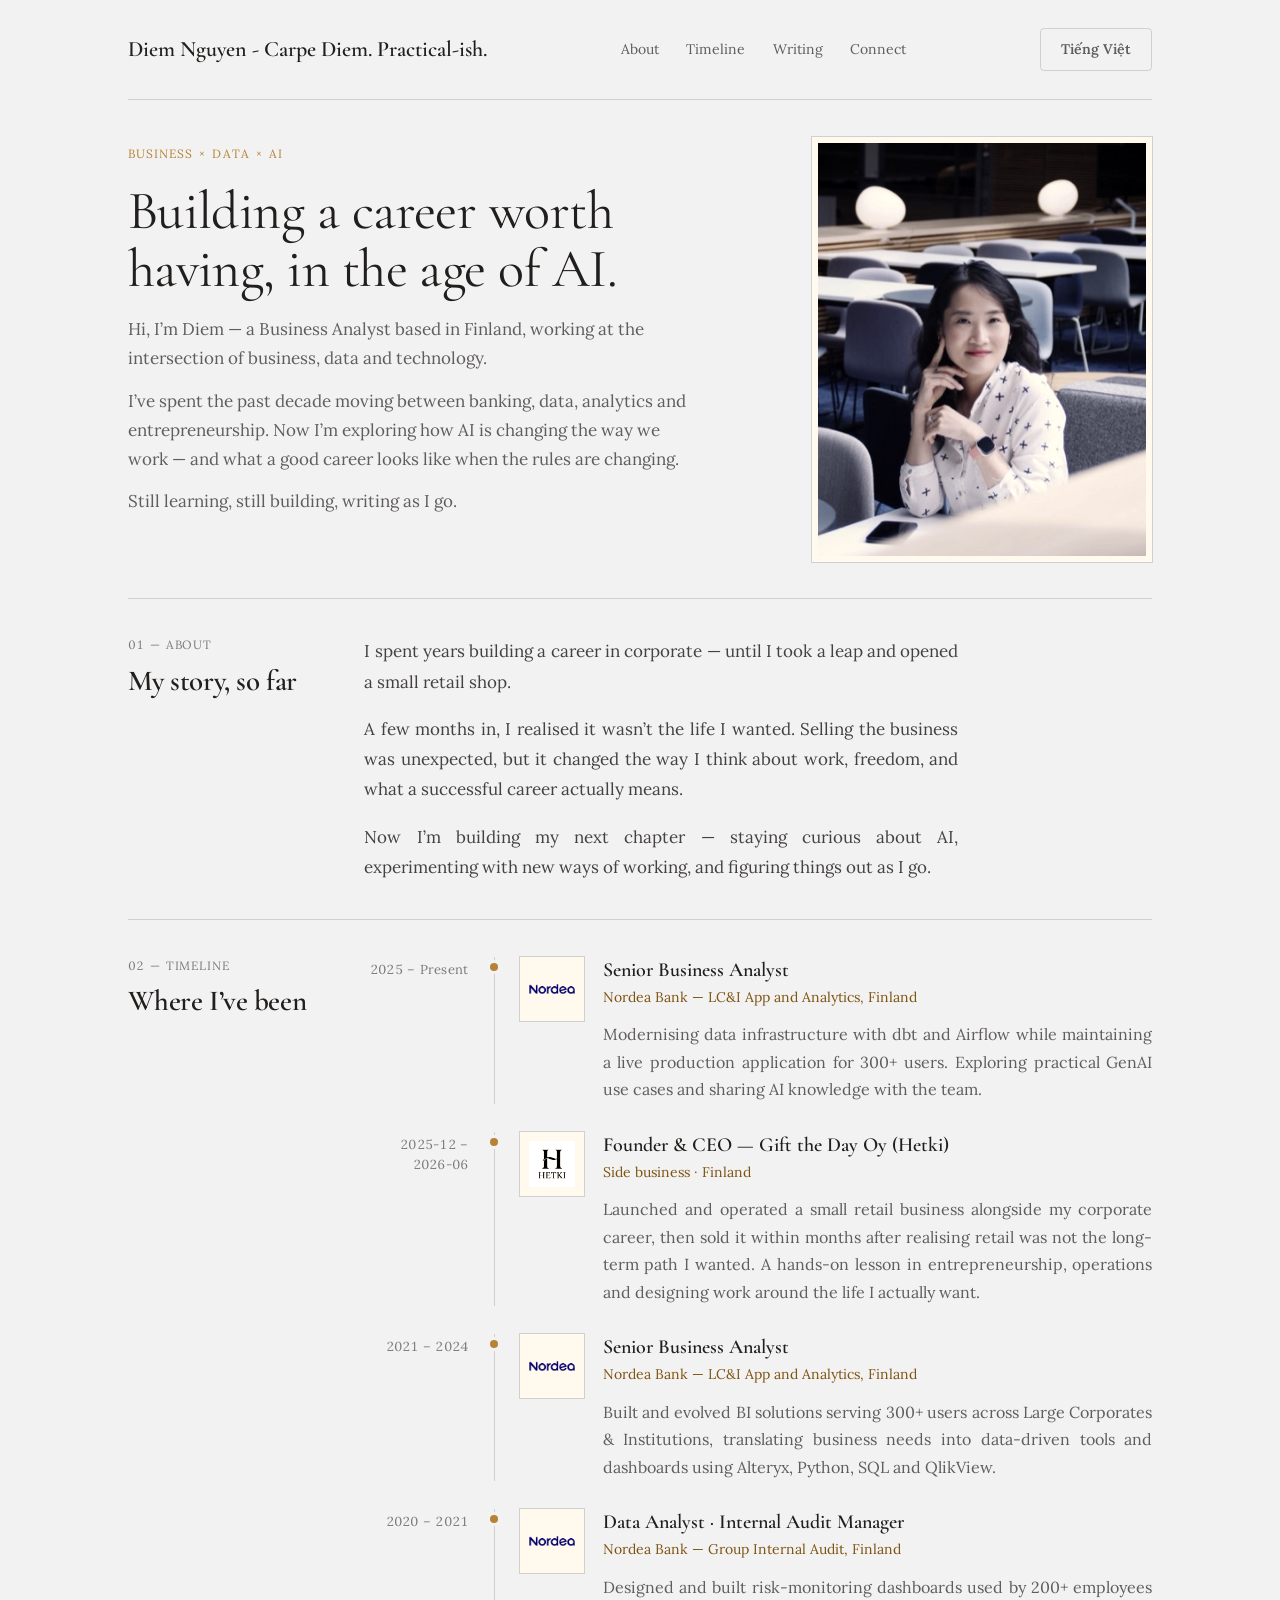
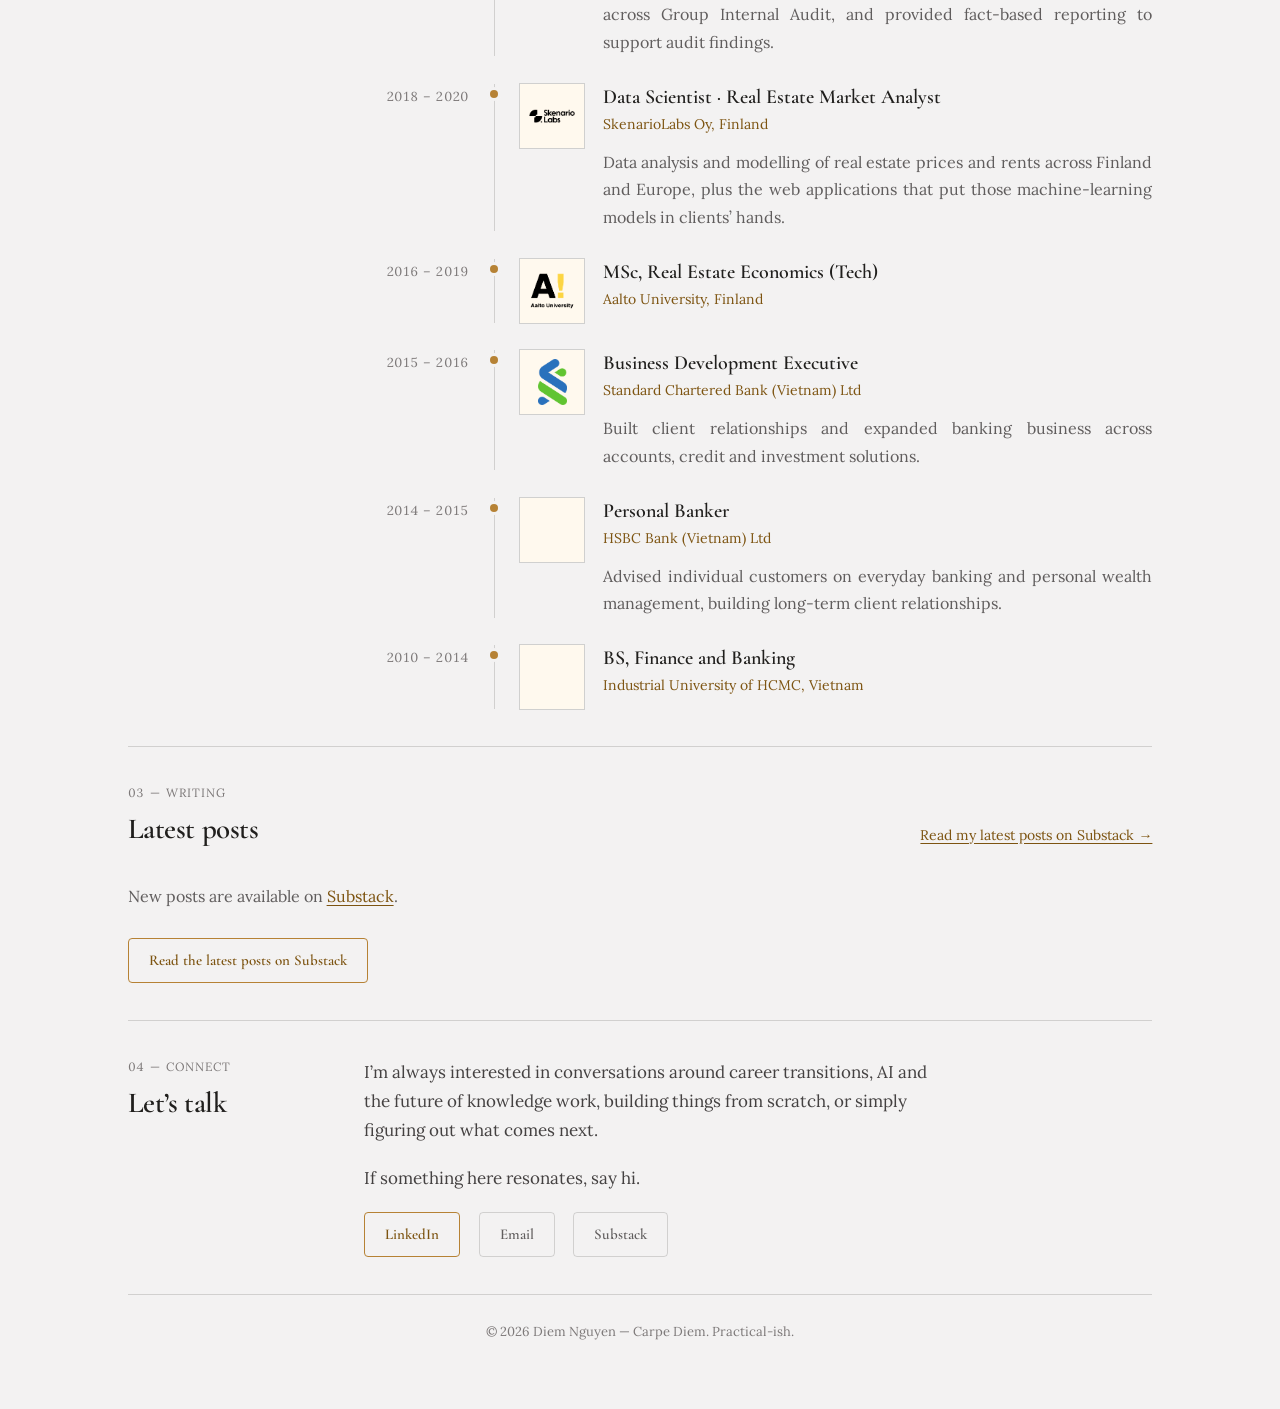
<file: index.html>
<!DOCTYPE html>
<html lang="en">
<head>
  <meta charset="utf-8">
  <meta http-equiv="refresh" content="0; url=site/index.html">
  <meta name="viewport" content="width=device-width, initial-scale=1">
  <link rel="icon" type="image/jpeg" href="images/portrait-700.jpg">
  <title>Diem Nguyen</title>
</head>
<body>
  <p>Opening <a href="site/index.html">Diem Nguyen's website</a>...</p>
</body>
</html>
</file>
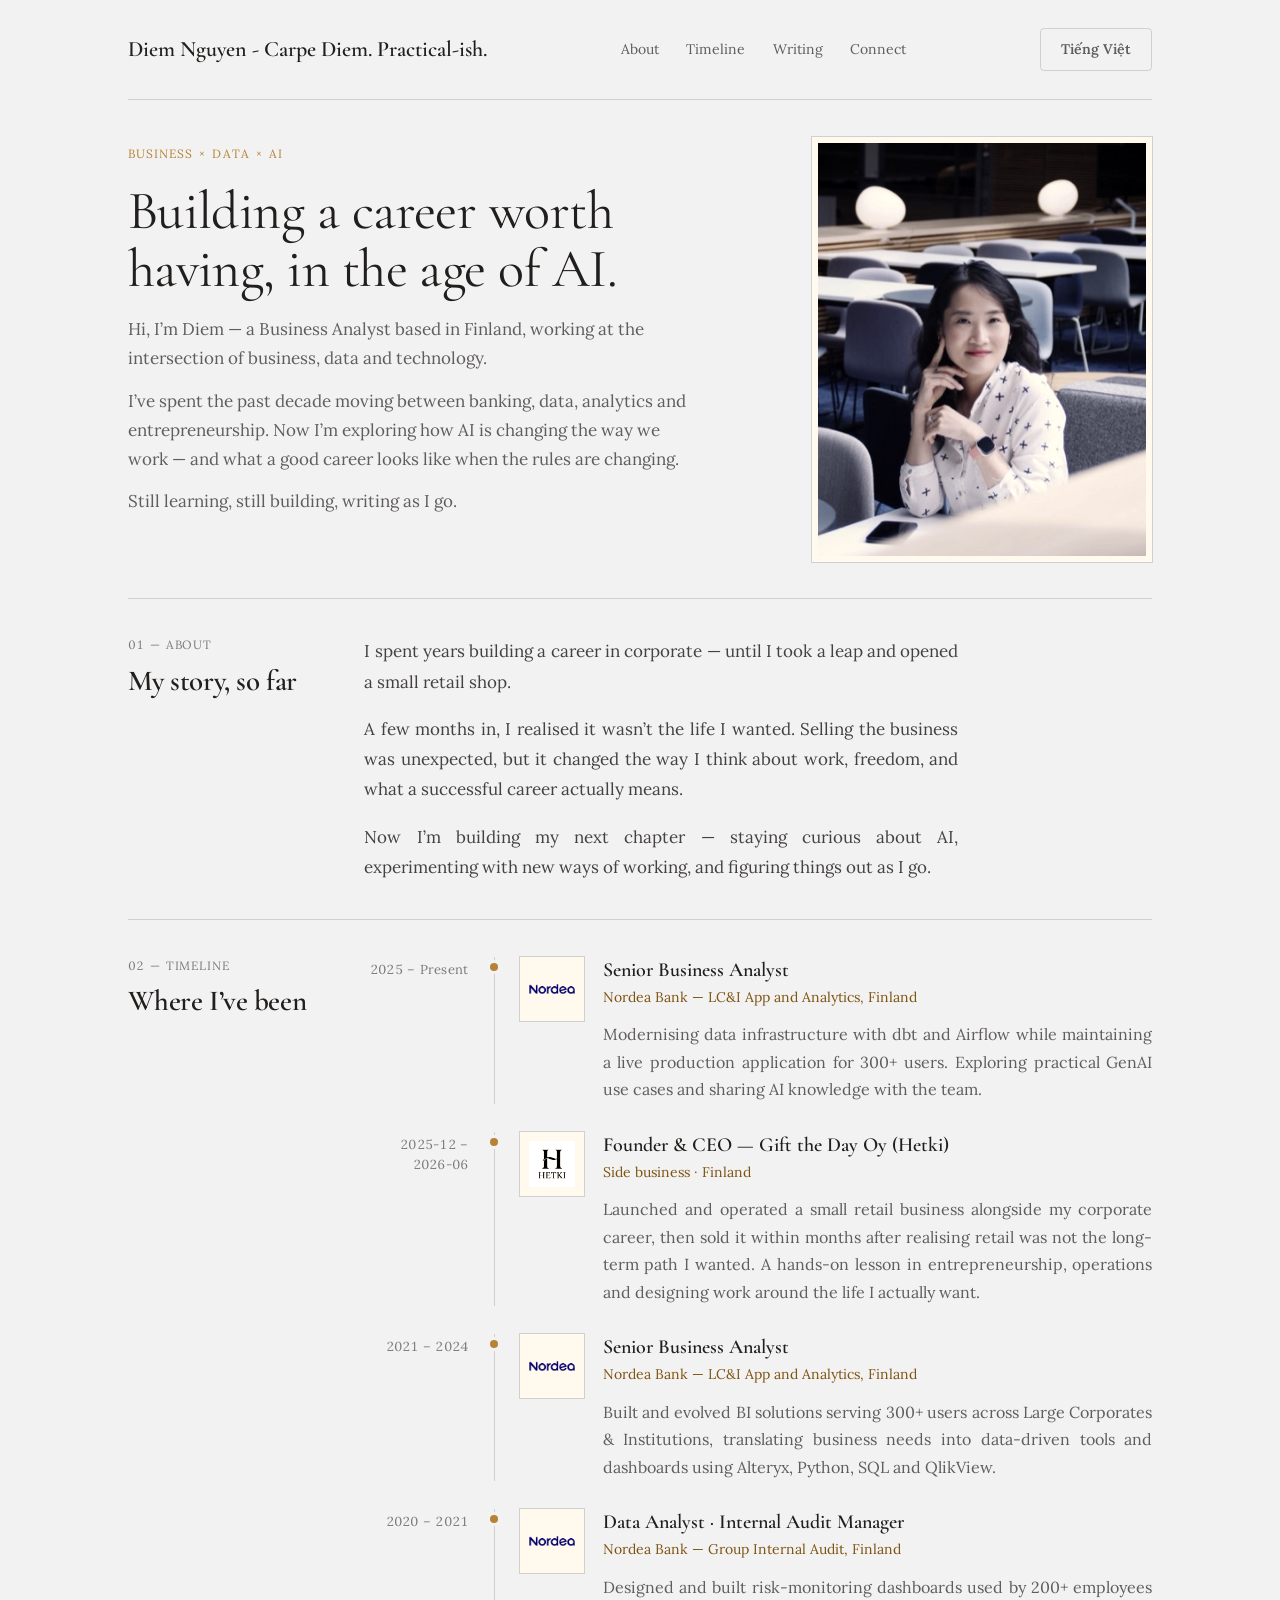
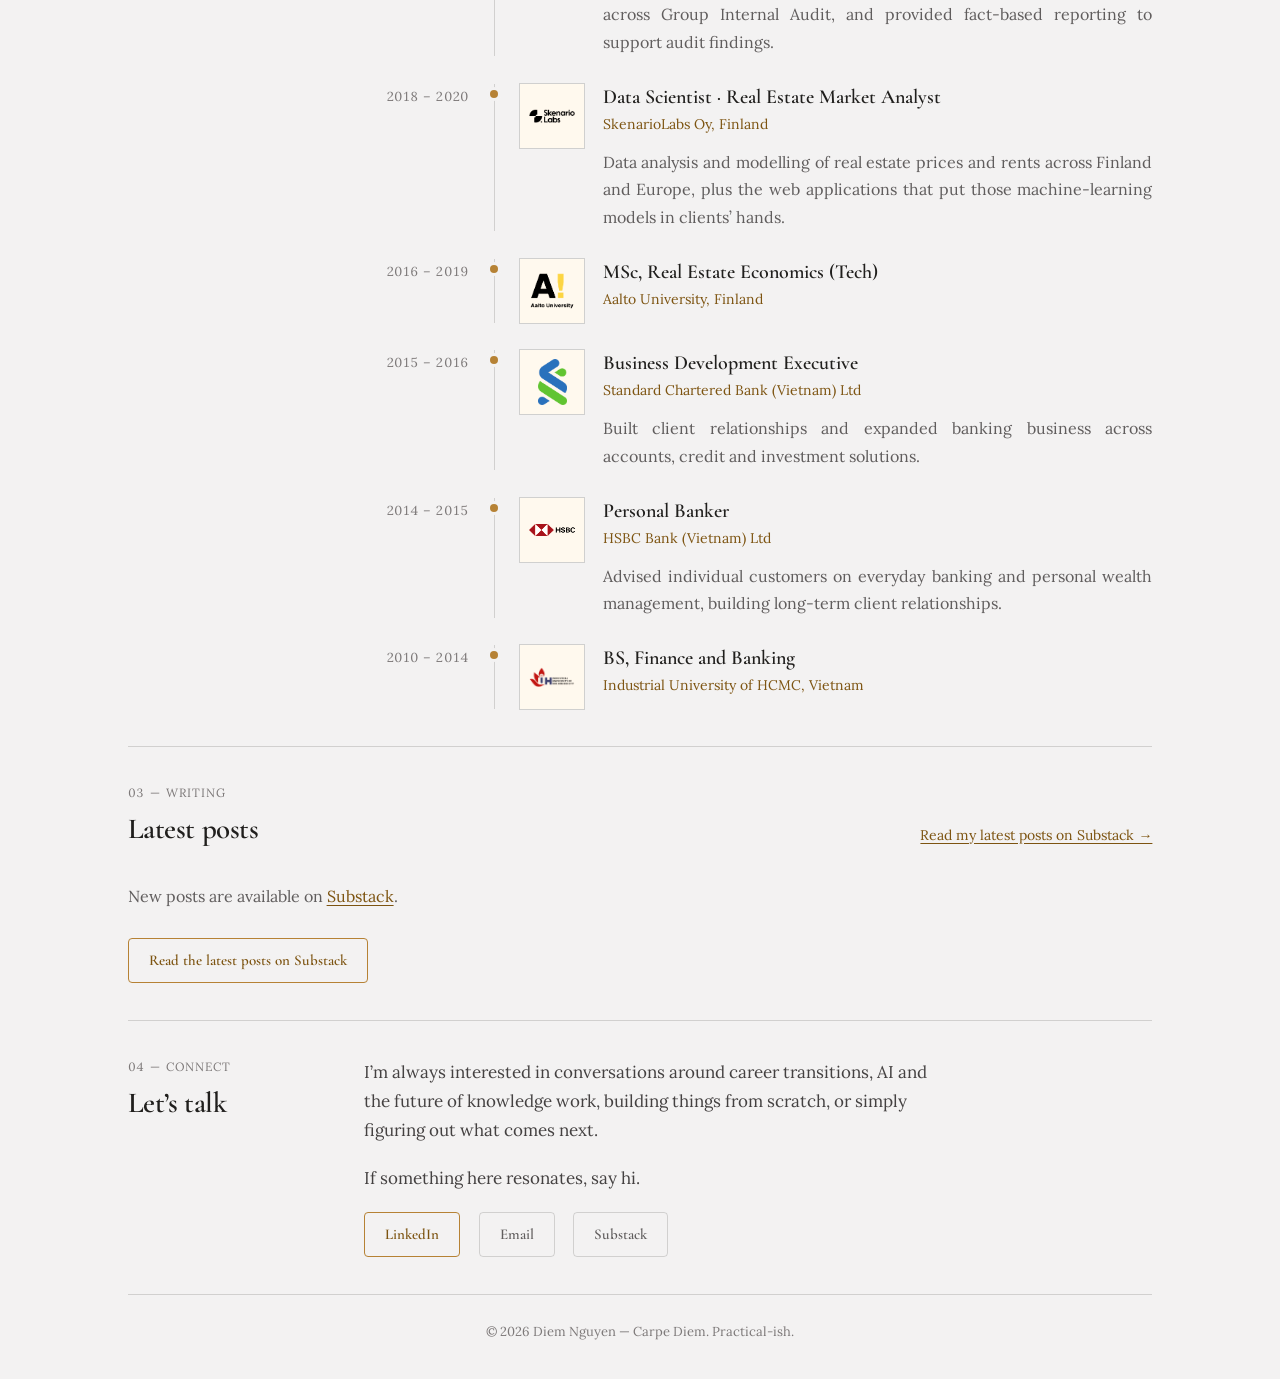
<file: site/index.html>
<!DOCTYPE html>
<html lang="en">
<head>
<meta charset="utf-8">
<meta name="viewport" content="width=device-width, initial-scale=1">
<link rel="icon" type="image/jpeg" href="../images/portrait-700.jpg">
<link rel="alternate" hreflang="vi" href="index-vi.html">

<!-- ═══ SEO — sửa 3 dòng này khi có domain thật ═══════════════════════ -->
<title>Diem Nguyen — Business, Data & AI</title>
<meta name="description" content="Reflections on career, business, AI, and figuring out what comes next — by Diem Nguyen, a business analyst based in Finland.">
<link rel="canonical" href="https://nguyenngocdiem.com/">

<meta property="og:type" content="website">
<meta property="og:title" content="Diem Nguyen — Business Analyst, Entrepreneur, Vietnamese in Finland">
<meta property="og:description" content="Honest reflections on career, leadership, AI, entrepreneurship, and life in Finland.">
<meta property="og:image" content="https://nguyenngocdiem.com/images/portrait-700.jpg">

<link rel="stylesheet" href="styles.css">

<script>
  const SUBSTACK = {
    handle: "notesbydiem",
    latestPosts: 3
  };
</script>
</head>
<body>

<div class="wrap">
  <!-- ═══════════════════════════════════════════════════════════════════
       NAV
       ═══════════════════════════════════════════════════════════════════ -->
  <nav class="nav">
    <span class="nav-brand">Diem Nguyen - Carpe Diem. Practical-ish.</span>
    <a href="#about">About</a>
    <a href="#timeline">Timeline</a>
    <a href="#writing">Writing</a>
    <a href="#connect">Connect</a>
    <a class="btn btn-ghost" href="index-vi.html" lang="vi" style="margin-left: auto;">Tiếng Việt</a>
  </nav>

  <!-- ═══════════════════════════════════════════════════════════════════
       HERO
       Ảnh: lưu file vào  images/portrait.jpg
       ═══════════════════════════════════════════════════════════════════ -->
  <section class="hero">
    <div>
      <p class="hero-tagline">Business × Data × AI</p>
      <h1>Building a career worth having, in the age of AI.</h1>
      

      <div class="hero-intro">
        <p>Hi, I’m Diem — a Business Analyst based in Finland, working at the intersection of business, data and technology.</p>
        <p>I’ve spent the past decade moving between banking, data, analytics and entrepreneurship. Now I’m exploring how AI is changing the way we work — and what a good career looks like when the rules are changing.</p>
        <p>Still learning, still building, writing as I go.</p>
      </div>

    </div>

    <!-- Thêm ảnh: bỏ dấu comment ở dòng <img> dưới, lưu file vào images/portrait.jpg -->
    <div class="plate portrait">
    <img src="../images/portrait-700.jpg" alt="Diem Nguyen" width="700" height="466">
    </div>
  </section>

  <hr class="hr">

  <!-- ═══════════════════════════════════════════════════════════════════
       ABOUT — mỗi <p> là một đoạn văn
       ═══════════════════════════════════════════════════════════════════ -->
  <section id="about" class="section-split">
    <div>
      <p class="kicker">01 — About</p>
      <h2>My story, so far</h2>
    </div>

    <div class="prose">
      <p>I spent years building a career in corporate — until I took a leap and opened a small retail shop.</p>

      <p>A few months in, I realised it wasn’t the life I wanted. Selling the business was unexpected, but it changed the way I think about work, freedom, and what a successful career actually means.</p>
    
      <p> Now I’m building my next chapter — staying curious about AI, experimenting with new ways of working, and figuring things out as I go. </p>
    </div>
  </section>

  <hr class="hr">

  <!-- ═══════════════════════════════════════════════════════════════════
       TIMELINE
       Thêm một mốc = copy cả khối <div class="entry"> … </div>
       Logo: lưu file vào  images/  rồi sửa src. Không có logo thì xoá
       thẻ <img> đi, ô khung vẫn giữ nhịp cho timeline.
       ═══════════════════════════════════════════════════════════════════ -->
  <section id="timeline" class="section-split">
    <div>
      <p class="kicker">02 — Timeline</p>
      <h2>Where I’ve been</h2>
    </div>

    <div class="timeline">

      <div class="entry">
        <div class="entry-years">2025 – Present</div>
        <div class="entry-rail"></div>
        <div class="plate entry-logo"> <img src="../images/Nordea_201x_logo.webp" alt="Nordea Bank" loading="lazy" decoding="async"> </div>
        <div class="entry-body">
          <p class="entry-role">Senior Business Analyst</p>
          <p class="entry-org">Nordea Bank — LC&amp;I App and Analytics, Finland</p>
          <p class="entry-text">Modernising data infrastructure with dbt and Airflow while maintaining a live production application for 300+ users. Exploring practical GenAI use cases and sharing AI knowledge with the team.</p>
        </div>
      </div>

      <div class="entry">
        <div class="entry-years">2025-12 – 2026-06</div>
        <div class="entry-rail"></div>
        <div class="plate entry-logo"><img src="../images/hetki-600.jpg" alt="Hetki" loading="lazy" decoding="async" width="600" height="600"></div>
        <div class="entry-body">
          <p class="entry-role">Founder & CEO — Gift the Day Oy (Hetki)</p>
          <p class="entry-org">Side business · Finland</p>
          <p class="entry-text">Launched and operated a small retail business alongside my corporate career, then sold it within months after realising retail was not the long-term path I wanted. A hands-on lesson in entrepreneurship, operations and designing work around the life I actually want.</p>
        </div>
      </div>
      <div class="entry">
        <div class="entry-years">2021 – 2024</div>
        <div class="entry-rail"></div>
        <div class="plate entry-logo"><img src="../images/Nordea_201x_logo.webp" alt="Nordea Bank" loading="lazy" decoding="async"></div>
        <div class="entry-body">
          <p class="entry-role">Senior Business Analyst</p>
          <p class="entry-org">Nordea Bank — LC&amp;I App and Analytics, Finland</p>
          <p class="entry-text">Built and evolved BI solutions serving 300+ users across Large Corporates &amp; Institutions, translating business needs into data-driven tools and dashboards using Alteryx, Python, SQL and QlikView.</p>
        </div>
      </div>

      <div class="entry">
        <div class="entry-years">2020 – 2021</div>
        <div class="entry-rail"></div>
        <div class="plate entry-logo"><img src="../images/Nordea_201x_logo.webp" alt="Nordea Bank" loading="lazy" decoding="async"></div>
        <div class="entry-body">
          <p class="entry-role">Data Analyst · Internal Audit Manager</p>
          <p class="entry-org">Nordea Bank — Group Internal Audit, Finland</p>
          <p class="entry-text">Designed and built risk-monitoring dashboards used by 200+ employees across Group Internal Audit, and provided fact-based reporting to support audit findings.</p>
        </div>
      </div>

      <div class="entry">
        <div class="entry-years">2018 – 2020</div>
        <div class="entry-rail"></div>
        <div class="plate entry-logo"><img src="../images/skenario.png" alt="SkenarioLabs Oy" loading="lazy" decoding="async"></div>
        <div class="entry-body">
          <p class="entry-role">Data Scientist · Real Estate Market Analyst</p>
          <p class="entry-org">SkenarioLabs Oy, Finland</p>
          <p class="entry-text">Data analysis and modelling of real estate prices and rents across Finland and Europe, plus the web applications that put those machine-learning models in clients’ hands.</p>
        </div>
      </div>

      <div class="entry">
        <div class="entry-years">2016 – 2019</div>
        <div class="entry-rail"></div>
        <div class="plate entry-logo"><img src="../images/aalto.webp" alt="Aalto University" loading="lazy" decoding="async"></div>
        <div class="entry-body">
          <p class="entry-role">MSc, Real Estate Economics (Tech)</p>
          <p class="entry-org">Aalto University, Finland</p>
        </div>
      </div>

      <div class="entry">
        <div class="entry-years">2015 – 2016</div>
        <div class="entry-rail"></div>
        <div class="plate entry-logo"><img src="../images/standard.webp" alt="Standard Chartered Bank" loading="lazy" decoding="async"></div>
        <div class="entry-body">
          <p class="entry-role">Business Development Executive</p>
          <p class="entry-org">Standard Chartered Bank (Vietnam) Ltd</p>
          <p class="entry-text">Built client relationships and expanded banking business across accounts, credit and investment solutions.</p>
        </div>
      </div>

      <div class="entry">
        <div class="entry-years">2014 – 2015</div>
        <div class="entry-rail"></div>
        <div class="plate entry-logo"><img src="../images/HSBC.webp" alt="HSBC Bank" loading="lazy" decoding="async"></div>
        <div class="entry-body">
          <p class="entry-role">Personal Banker</p>
          <p class="entry-org">HSBC Bank (Vietnam) Ltd</p>
          <p class="entry-text">Advised individual customers on everyday banking and personal wealth management, building long-term client relationships.</p>
        </div>
      </div>

      <div class="entry">
        <div class="entry-years">2010 – 2014</div>
        <div class="entry-rail"></div>
        <div class="plate entry-logo"><img src="../images/Logo_IUH.png" alt="Industrial University of HCMC" loading="lazy" decoding="async"></div>
        <div class="entry-body">
          <p class="entry-role">BS, Finance and Banking</p>
          <p class="entry-org">Industrial University of HCMC, Vietnam</p>
        </div>
      </div>

    </div>
  </section>

  <hr class="hr">

  <!-- ═══════════════════════════════════════════════════════════════════
       WRITING — Substack archive
       Thay YOURNAME (2 chỗ dưới) bằng tên Substack của bạn.
       ═══════════════════════════════════════════════════════════════════ -->
  <section id="writing">
    <div class="section-head">
      <div>
        <p class="kicker">03 — Writing</p>
        <h2>Latest posts</h2>
      </div>
      <a id="sub-archive-link" href="#">Read my latest posts on Substack →</a>
    </div>

    <div id="post-list" class="post-list" aria-live="polite">
      <p class="post-excerpt">Loading latest posts...</p>
    </div>

    <p class="archive-note">
      <a class="btn btn-primary" href="https://notesbydiem.substack.com/archive" target="_blank" rel="noopener">Read the latest posts on Substack</a>
    </p>
  </section>

  <hr class="hr">



  <!-- ═══════════════════════════════════════════════════════════════════
       CONNECT — sửa email ở href="mailto:…"
       ═══════════════════════════════════════════════════════════════════ -->
  <section id="connect" class="section-split">
    <div>
      <p class="kicker">04 — Connect</p>
      <h2>Let’s talk</h2>
    </div>

    <div>
      <p class="connect-blurb">I’m always interested in conversations around career transitions, AI and the future of knowledge work, building things from scratch, or simply figuring out what comes next.</p>
      <p class="connect-blurb">If something here resonates, say hi.</p>

      <div class="actions">
        <a class="btn btn-primary" href="https://www.linkedin.com/in/diemnguyen207/" target="_blank" rel="noopener">LinkedIn</a>
        <a class="btn btn-ghost" href="mailto:nngocdiem782@gmail.com">Email</a>
        <a class="btn btn-ghost" href="https://notesbydiem.substack.com/" target="_blank" rel="noopener">Substack</a>
      </div>

    </div>
  </section>

  <hr class="hr">

  <footer>
    <p>© 2026 Diem Nguyen — Carpe Diem. Practical-ish.</p>
  </footer>

</div>

<script>
  (function () {
    const base = "https://" + SUBSTACK.handle + ".substack.com";
    const postList = document.getElementById("post-list");

    document.getElementById("sub-archive-link").href = base + "/archive";

    function stripHtml(value) {
      const doc = new DOMParser().parseFromString(value || "", "text/html");
      return (doc.body.textContent || "").replace(/\s+/g, " ").trim();
    }

    function renderPosts(posts) {
      postList.replaceChildren();

      posts.slice(0, SUBSTACK.latestPosts).forEach(function (post) {
        const article = document.createElement("article");
        article.className = "post";

        const meta = document.createElement("p");
        meta.className = "post-meta";
        meta.textContent = new Date(post.pubDate).toLocaleDateString(undefined, {
          year: "numeric",
          month: "long",
          day: "numeric"
        });

        const title = document.createElement("h3");
        title.className = "post-title";
        const link = document.createElement("a");
        link.href = post.link;
        link.target = "_blank";
        link.rel = "noopener";
        link.textContent = post.title;
        title.appendChild(link);

        const excerpt = document.createElement("p");
        excerpt.className = "post-excerpt";
        excerpt.textContent = stripHtml(post.description).slice(0, 240);

        article.append(meta, title, excerpt);
        postList.appendChild(article);
      });
    }

    fetch("https://api.rss2json.com/v1/api.json?rss_url=" + encodeURIComponent(base + "/feed"))
      .then(function (response) {
        if (!response.ok) throw new Error("Feed request failed");
        return response.json();
      })
      .then(function (data) {
        if (data.status !== "ok" || !data.items || data.items.length === 0) {
          throw new Error("No posts found");
        }
        renderPosts(data.items);
      })
      .catch(function () {
        postList.innerHTML = "<p class=\"post-excerpt\">New posts are available on <a href=\"" + base + "/archive\" target=\"_blank\" rel=\"noopener\">Substack</a>.</p>";
      });
  })();
</script>

</body>
</html>
</file>
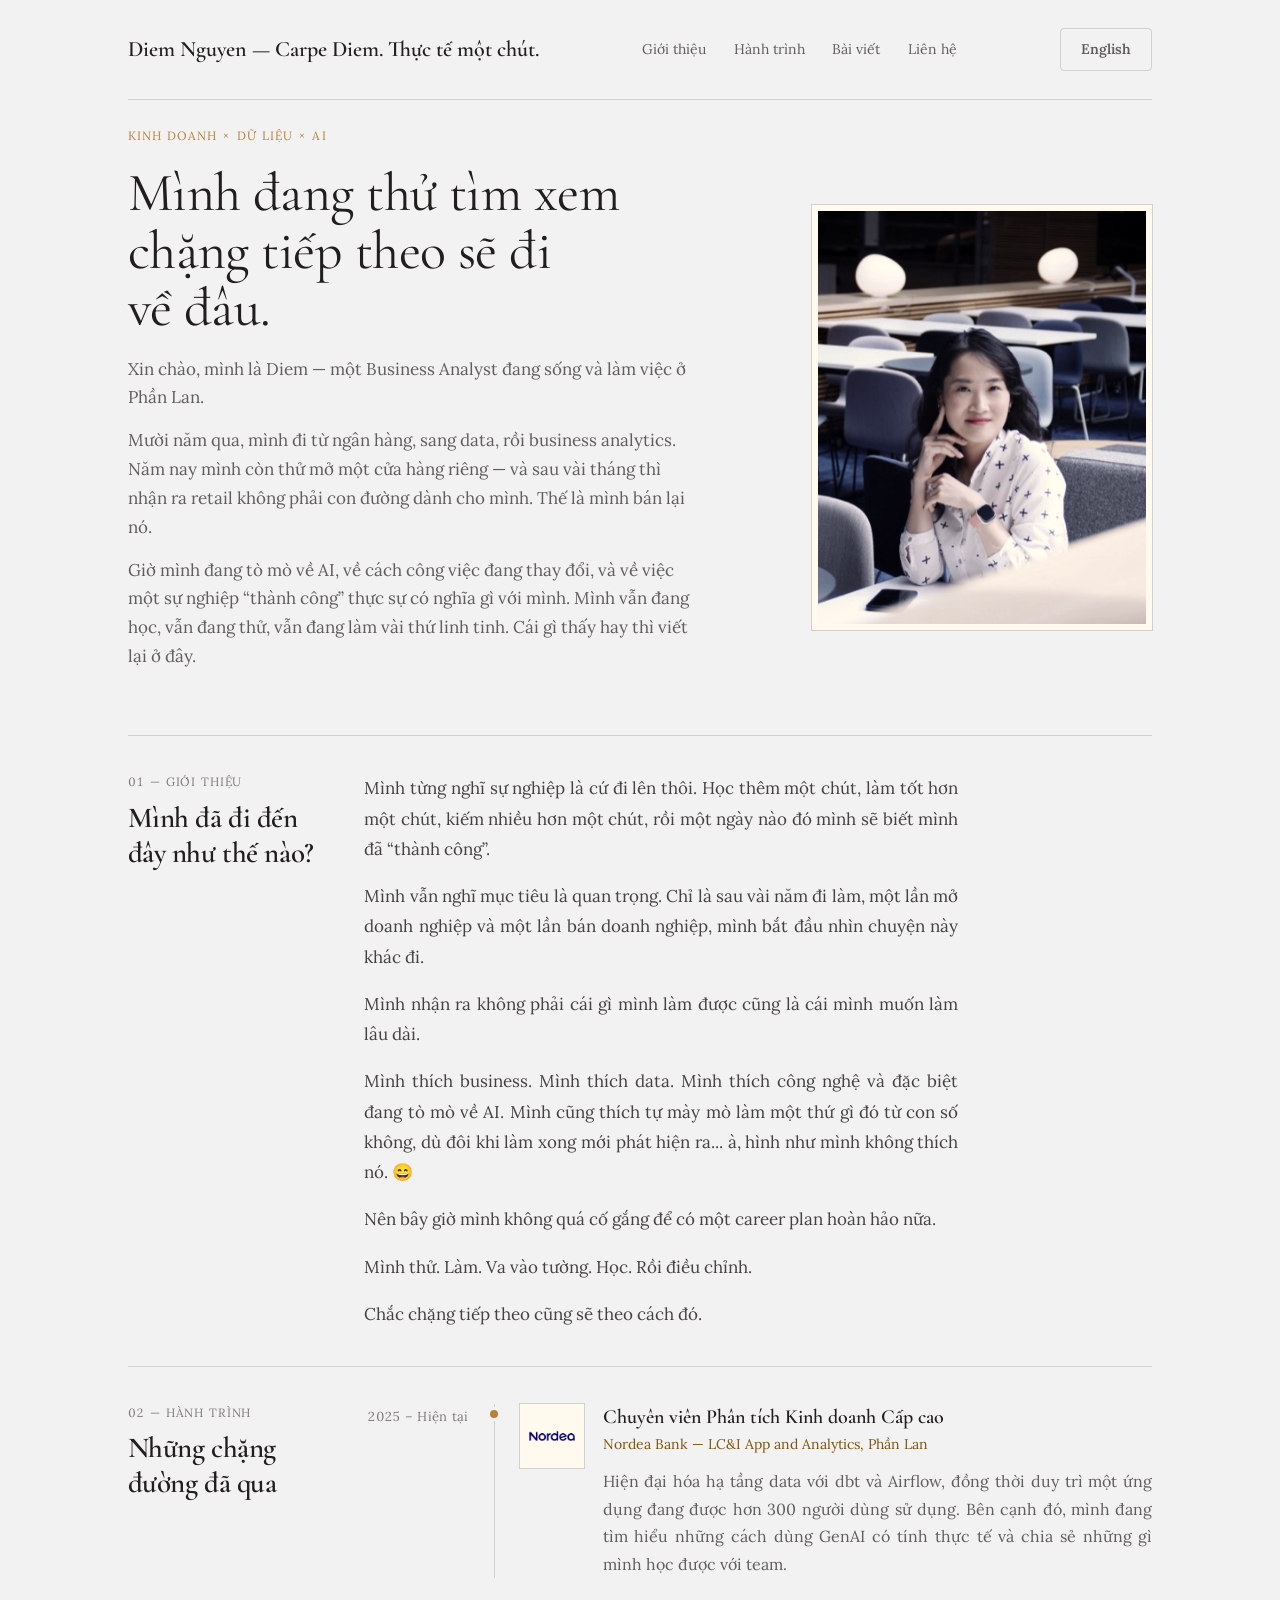
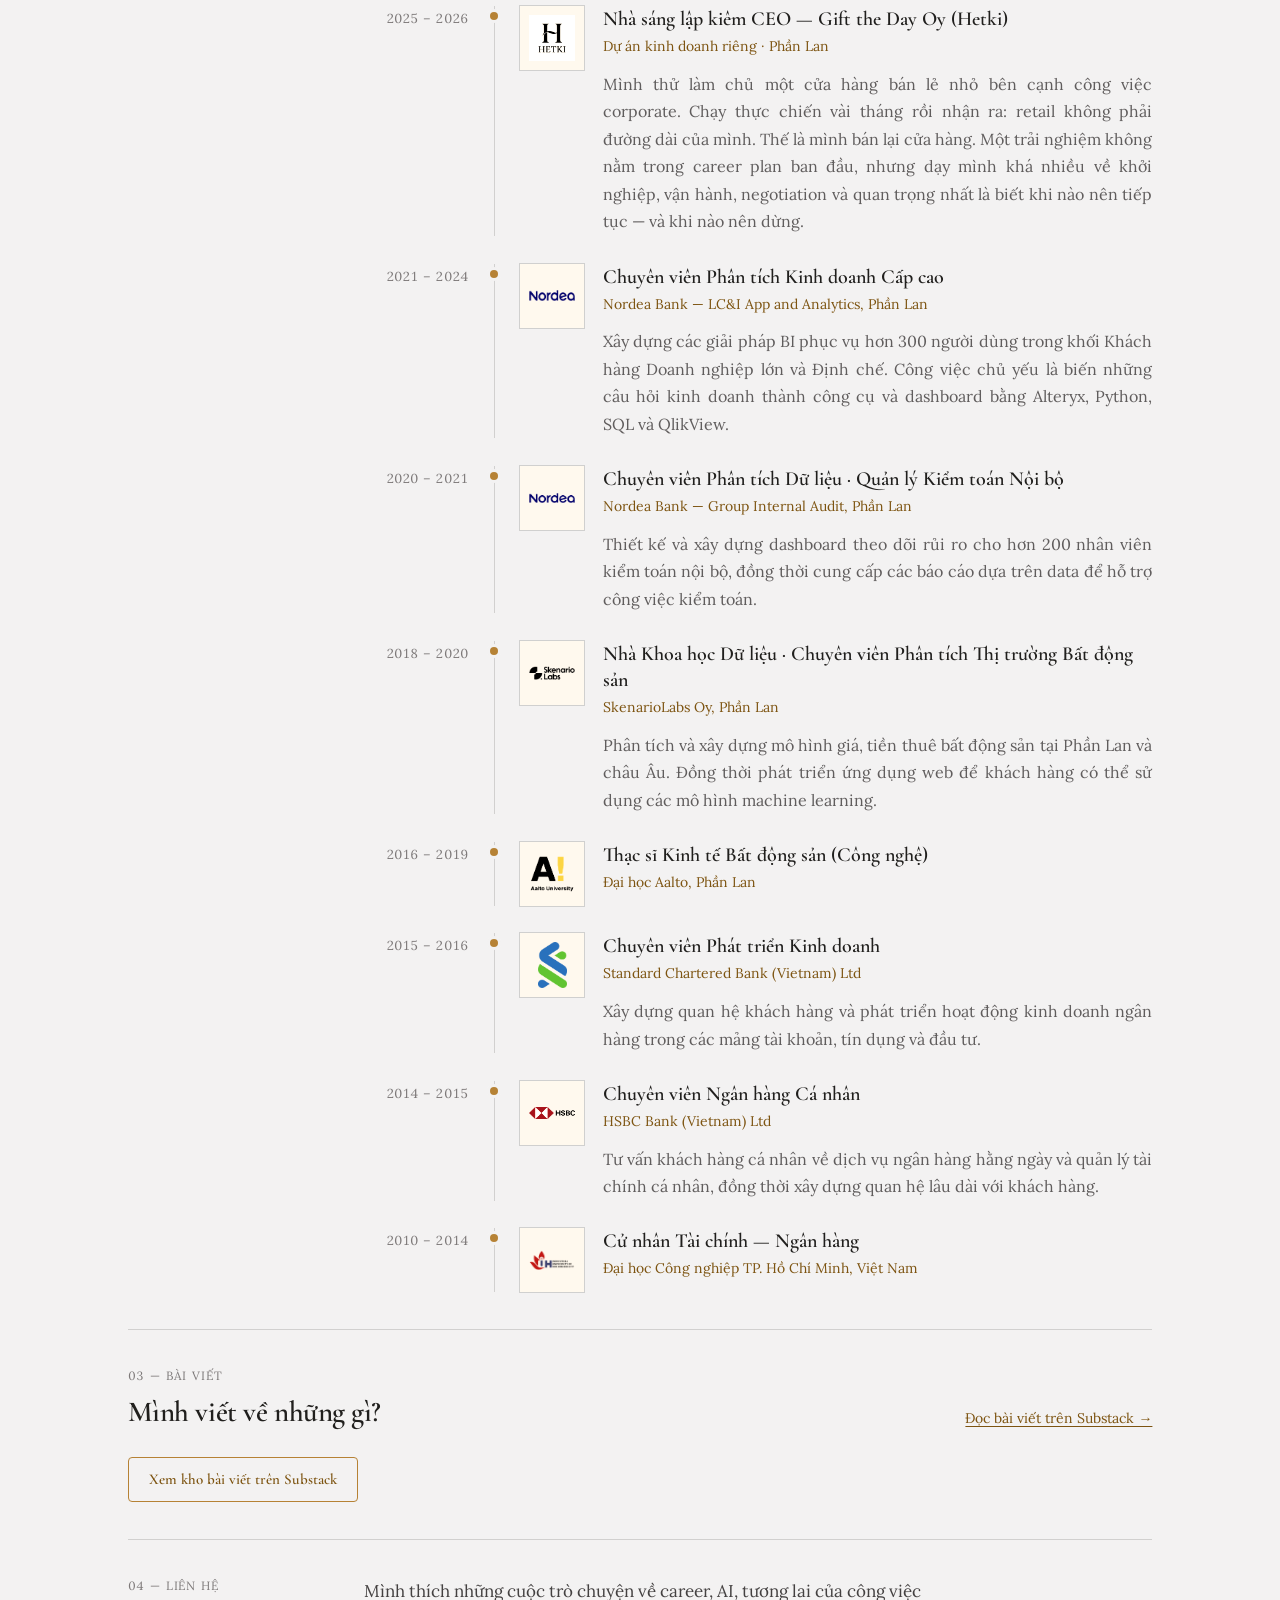
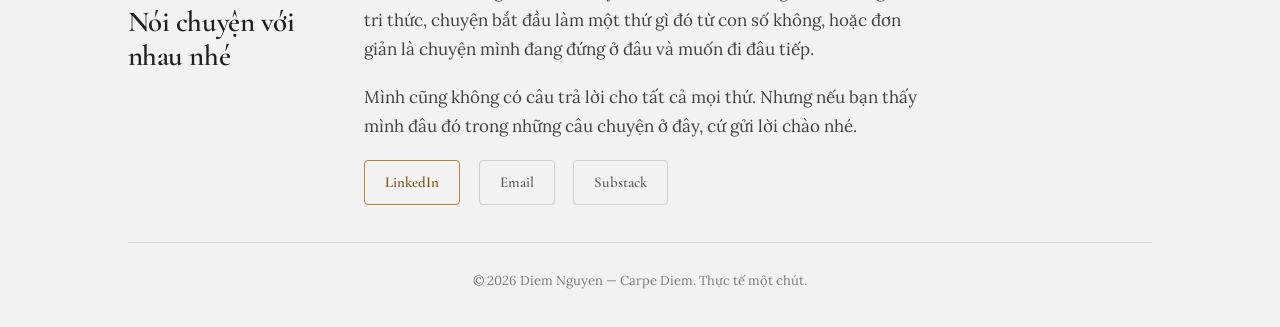
<file: site/index-vi.html>
<!DOCTYPE html>
<html lang="vi">
<head>
<meta charset="utf-8">
<meta name="viewport" content="width=device-width, initial-scale=1">
<link rel="icon" type="image/jpeg" href="../images/portrait-700.jpg">
<link rel="alternate" hreflang="en" href="index.html">
<title>Diem Nguyen — Kinh doanh, Dữ liệu & AI</title>
<meta name="description" content="Chia sẻ về sự nghiệp, kinh doanh, AI và hành trình tìm hướng đi tiếp theo của Diem Nguyen, chuyên viên phân tích kinh doanh tại Phần Lan.">
<link rel="stylesheet" href="styles.css">
</head>

<body>
<div class="wrap">
  <nav class="nav">
    <span class="nav-brand">Diem Nguyen — Carpe Diem. Thực tế một chút.</span>
    <a href="#about">Giới thiệu</a>
    <a href="#timeline">Hành trình</a>
    <a href="#writing">Bài viết</a>
    <a href="#connect">Liên hệ</a>
    <a class="btn btn-ghost" href="index.html" lang="en" style="margin-left: auto;">English</a>
  </nav>

  <section class="hero">
    <div>
      <p class="hero-tagline">Kinh doanh × Dữ liệu × AI</p>

      <h1>Mình đang thử tìm xem chặng tiếp theo sẽ đi về đâu.</h1>

      <div class="hero-intro">
        <p>
          Xin chào, mình là Diem — một Business Analyst đang sống và làm việc ở Phần Lan.
        </p>

        <p>
          Mười năm qua, mình đi từ ngân hàng, sang data, rồi business analytics.
          Năm nay mình còn thử mở một cửa hàng riêng — và sau vài tháng thì nhận ra
          retail không phải con đường dành cho mình. Thế là mình bán lại nó.
        </p>

        <p>
          Giờ mình đang tò mò về AI, về cách công việc đang thay đổi, và về việc
          một sự nghiệp “thành công” thực sự có nghĩa gì với mình.
          Mình vẫn đang học, vẫn đang thử, vẫn đang làm vài thứ linh tinh.
          Cái gì thấy hay thì viết lại ở đây.
        </p>
      </div>
    </div>

    <div class="plate portrait">
      <img src="../images/portrait-700.jpg"
           alt="Diem Nguyen"
           width="700"
           height="466">
    </div>
  </section>

  <hr class="hr">

  <section id="about" class="section-split">
    <div>
      <p class="kicker">01 — Giới thiệu</p>
      <h2>Mình đã đi đến đây như thế nào?</h2>
    </div>

    <div class="prose">
      <p>
        Mình từng nghĩ sự nghiệp là cứ đi lên thôi. Học thêm một chút,
        làm tốt hơn một chút, kiếm nhiều hơn một chút, rồi một ngày nào đó
        mình sẽ biết mình đã “thành công”.
      </p>

      <p>
        Mình vẫn nghĩ mục tiêu là quan trọng. Chỉ là sau vài năm đi làm,
        một lần mở doanh nghiệp và một lần bán doanh nghiệp, mình bắt đầu
        nhìn chuyện này khác đi.
      </p>

      <p>
        Mình nhận ra không phải cái gì mình làm được cũng là cái mình muốn
        làm lâu dài.
      </p>

      <p>
        Mình thích business. Mình thích data. Mình thích công nghệ và đặc biệt
        đang tò mò về AI. Mình cũng thích tự mày mò làm một thứ gì đó từ
        con số không, dù đôi khi làm xong mới phát hiện ra...
        à, hình như mình không thích nó. 😄
      </p>

      <p>
        Nên bây giờ mình không quá cố gắng để có một career plan hoàn hảo nữa.
      </p>

      <p>
        Mình thử. Làm. Va vào tường. Học. Rồi điều chỉnh.
      </p>

      <p>
        Chắc chặng tiếp theo cũng sẽ theo cách đó.
      </p>
    </div>
  </section>

  <hr class="hr">

  <section id="timeline" class="section-split">
    <div>
      <p class="kicker">02 — Hành trình</p>
      <h2>Những chặng đường đã qua</h2>
    </div>

    <div class="timeline">

      <div class="entry">
        <div class="entry-years">2025 – Hiện tại</div>
        <div class="entry-rail"></div>

        <div class="plate entry-logo">
          <img src="../images/Nordea_201x_logo.webp"
               alt="Nordea Bank"
               loading="lazy"
               decoding="async">
        </div>

        <div class="entry-body">
          <p class="entry-role">Chuyên viên Phân tích Kinh doanh Cấp cao</p>
          <p class="entry-org">
            Nordea Bank — LC&amp;I App and Analytics, Phần Lan
          </p>

          <p class="entry-text">
            Hiện đại hóa hạ tầng data với dbt và Airflow, đồng thời duy trì
            một ứng dụng đang được hơn 300 người dùng sử dụng.
            Bên cạnh đó, mình đang tìm hiểu những cách dùng GenAI có tính
            thực tế và chia sẻ những gì mình học được với team.
          </p>
        </div>
      </div>


      <div class="entry">
        <div class="entry-years">2025 – 2026</div>
        <div class="entry-rail"></div>

        <div class="plate entry-logo">
          <img src="../images/hetki-600.jpg"
               alt="Hetki"
               loading="lazy"
               decoding="async"
               width="600"
               height="600">
        </div>

        <div class="entry-body">
          <p class="entry-role">
            Nhà sáng lập kiêm CEO — Gift the Day Oy (Hetki)
          </p>

          <p class="entry-org">
            Dự án kinh doanh riêng · Phần Lan
          </p>

          <p class="entry-text">
            Mình thử làm chủ một cửa hàng bán lẻ nhỏ bên cạnh công việc
            corporate. Chạy thực chiến vài tháng rồi nhận ra:
            retail không phải đường dài của mình. Thế là mình bán lại cửa hàng.
            Một trải nghiệm không nằm trong career plan ban đầu,
            nhưng dạy mình khá nhiều về khởi nghiệp, vận hành, negotiation
            và quan trọng nhất là biết khi nào nên tiếp tục — và khi nào nên dừng.
          </p>
        </div>
      </div>


      <div class="entry">
        <div class="entry-years">2021 – 2024</div>
        <div class="entry-rail"></div>

        <div class="plate entry-logo">
          <img src="../images/Nordea_201x_logo.webp"
               alt="Nordea Bank"
               loading="lazy"
               decoding="async">
        </div>

        <div class="entry-body">
          <p class="entry-role">Chuyên viên Phân tích Kinh doanh Cấp cao</p>

          <p class="entry-org">
            Nordea Bank — LC&amp;I App and Analytics, Phần Lan
          </p>

          <p class="entry-text">
            Xây dựng các giải pháp BI phục vụ hơn 300 người dùng trong khối
            Khách hàng Doanh nghiệp lớn và Định chế.
            Công việc chủ yếu là biến những câu hỏi kinh doanh thành
            công cụ và dashboard bằng Alteryx, Python, SQL và QlikView.
          </p>
        </div>
      </div>


      <div class="entry">
        <div class="entry-years">2020 – 2021</div>
        <div class="entry-rail"></div>

        <div class="plate entry-logo">
          <img src="../images/Nordea_201x_logo.webp"
               alt="Nordea Bank"
               loading="lazy"
               decoding="async">
        </div>

        <div class="entry-body">
          <p class="entry-role">
            Chuyên viên Phân tích Dữ liệu · Quản lý Kiểm toán Nội bộ
          </p>

          <p class="entry-org">
            Nordea Bank — Group Internal Audit, Phần Lan
          </p>

          <p class="entry-text">
            Thiết kế và xây dựng dashboard theo dõi rủi ro cho hơn 200
            nhân viên kiểm toán nội bộ, đồng thời cung cấp các báo cáo
            dựa trên data để hỗ trợ công việc kiểm toán.
          </p>
        </div>
      </div>


      <div class="entry">
        <div class="entry-years">2018 – 2020</div>
        <div class="entry-rail"></div>

        <div class="plate entry-logo">
          <img src="../images/skenario.png"
               alt="SkenarioLabs Oy"
               loading="lazy"
               decoding="async">
        </div>

        <div class="entry-body">
          <p class="entry-role">
            Nhà Khoa học Dữ liệu · Chuyên viên Phân tích Thị trường Bất động sản
          </p>

          <p class="entry-org">
            SkenarioLabs Oy, Phần Lan
          </p>

          <p class="entry-text">
            Phân tích và xây dựng mô hình giá, tiền thuê bất động sản tại
            Phần Lan và châu Âu. Đồng thời phát triển ứng dụng web để
            khách hàng có thể sử dụng các mô hình machine learning.
          </p>
        </div>
      </div>


      <div class="entry">
        <div class="entry-years">2016 – 2019</div>
        <div class="entry-rail"></div>

        <div class="plate entry-logo">
          <img src="../images/aalto.webp"
               alt="Đại học Aalto"
               loading="lazy"
               decoding="async">
        </div>

        <div class="entry-body">
          <p class="entry-role">
            Thạc sĩ Kinh tế Bất động sản (Công nghệ)
          </p>

          <p class="entry-org">
            Đại học Aalto, Phần Lan
          </p>
        </div>
      </div>


      <div class="entry">
        <div class="entry-years">2015 – 2016</div>
        <div class="entry-rail"></div>

        <div class="plate entry-logo">
          <img src="../images/standard.webp"
               alt="Standard Chartered Bank"
               loading="lazy"
               decoding="async">
        </div>

        <div class="entry-body">
          <p class="entry-role">
            Chuyên viên Phát triển Kinh doanh
          </p>

          <p class="entry-org">
            Standard Chartered Bank (Vietnam) Ltd
          </p>

          <p class="entry-text">
            Xây dựng quan hệ khách hàng và phát triển hoạt động kinh doanh
            ngân hàng trong các mảng tài khoản, tín dụng và đầu tư.
          </p>
        </div>
      </div>


      <div class="entry">
        <div class="entry-years">2014 – 2015</div>
        <div class="entry-rail"></div>

        <div class="plate entry-logo">
          <img src="../images/HSBC.webp"
               alt="HSBC Bank"
               loading="lazy"
               decoding="async">
        </div>

        <div class="entry-body">
          <p class="entry-role">
            Chuyên viên Ngân hàng Cá nhân
          </p>

          <p class="entry-org">
            HSBC Bank (Vietnam) Ltd
          </p>

          <p class="entry-text">
            Tư vấn khách hàng cá nhân về dịch vụ ngân hàng hằng ngày
            và quản lý tài chính cá nhân, đồng thời xây dựng quan hệ
            lâu dài với khách hàng.
          </p>
        </div>
      </div>


      <div class="entry">
        <div class="entry-years">2010 – 2014</div>
        <div class="entry-rail"></div>

        <div class="plate entry-logo">
          <img src="../images/Logo_IUH.png"
               alt="Đại học Công nghiệp TP. Hồ Chí Minh"
               loading="lazy"
               decoding="async">
        </div>

        <div class="entry-body">
          <p class="entry-role">
            Cử nhân Tài chính — Ngân hàng
          </p>

          <p class="entry-org">
            Đại học Công nghiệp TP. Hồ Chí Minh, Việt Nam
          </p>
        </div>
      </div>

    </div>
  </section>

  <hr class="hr">

  <section id="writing">

    <div class="section-head">
      <div>
        <p class="kicker">03 — Bài viết</p>
        <h2>Mình viết về những gì?</h2>
      </div>

      <a href="https://notesbydiem.substack.com/archive"
         target="_blank"
         rel="noopener">
        Đọc bài viết trên Substack →
      </a>
    </div>

    <p class="archive-note">
      <a class="btn btn-primary"
         href="https://notesbydiem.substack.com/archive"
         target="_blank"
         rel="noopener">
        Xem kho bài viết trên Substack
      </a>
    </p>

  </section>

  <hr class="hr">

  <section id="connect" class="section-split">

    <div>
      <p class="kicker">04 — Liên hệ</p>
      <h2>Nói chuyện với nhau nhé</h2>
    </div>

    <div>

      <p class="connect-blurb">
        Mình thích những cuộc trò chuyện về career, AI, tương lai của
        công việc tri thức, chuyện bắt đầu làm một thứ gì đó từ con số không,
        hoặc đơn giản là chuyện mình đang đứng ở đâu và muốn đi đâu tiếp.
      </p>

      <p class="connect-blurb">
        Mình cũng không có câu trả lời cho tất cả mọi thứ.
        Nhưng nếu bạn thấy mình đâu đó trong những câu chuyện ở đây,
        cứ gửi lời chào nhé.
      </p>

      <div class="actions">

        <a class="btn btn-primary"
           href="https://www.linkedin.com/in/diemnguyen207/"
           target="_blank"
           rel="noopener">
          LinkedIn
        </a>

        <a class="btn btn-ghost"
           href="mailto:nngocdiem782@gmail.com">
          Email
        </a>

        <a class="btn btn-ghost"
           href="https://notesbydiem.substack.com/"
           target="_blank"
           rel="noopener">
          Substack
        </a>

      </div>
    </div>

  </section>

  <hr class="hr">

  <footer>
    <p>
      © 2026 Diem Nguyen — Carpe Diem. Thực tế một chút.
    </p>
  </footer>

</div>
</body>
</html>
</file>
<file: site/styles.css>
/* =============================================================
   Diem Nguyen — personal site
  Classical design system with self-hosted fonts and a gold accent
   Chỉ sửa file này nếu muốn đổi màu / font / khoảng cách.
   ============================================================= */

@font-face {
  font-family: "Cormorant Garamond";
  font-style: normal;
  font-weight: 400;
  font-display: swap;
  src: url("fonts/cormorant-garamond-400.ttf") format("truetype");
}

@font-face {
  font-family: "Cormorant Garamond";
  font-style: normal;
  font-weight: 600;
  font-display: swap;
  src: url("fonts/cormorant-garamond-600.ttf") format("truetype");
}

@font-face {
  font-family: "Lora";
  font-style: normal;
  font-weight: 400;
  font-display: swap;
  src: url("fonts/lora-400.ttf") format("truetype");
}

@font-face {
  font-family: "Lora";
  font-style: normal;
  font-weight: 600;
  font-display: swap;
  src: url("fonts/lora-600.ttf") format("truetype");
}

:root {
  --bg: #f3f2f2;
  --surface: #eae9e9;
  --text: #201f1d;
  --accent: #b68235;
  --accent-deep: #7d5411;
  --accent-dark: #3a270d;
  --divider: rgba(32, 31, 29, 0.16);
  --n300: #d7d3d3;
  --n600: #7d7979;
  --n700: #605d5d;
  --n800: #444141;

  --font-heading: "Cormorant Garamond", Baskerville, "Iowan Old Style", "Palatino Linotype", Palatino, Georgia, serif;
  --font-body: "Lora", "Iowan Old Style", Baskerville, "Palatino Linotype", Palatino, Georgia, serif;

  --s1: 4.6px;
  --s2: 9.2px;
  --s3: 13.8px;
  --s4: 18.4px;
  --s6: 27.6px;
  --s8: 36.8px;
  --radius: 4px;
}

*, *::before, *::after { box-sizing: border-box; }

body {
  margin: 0;
  background: var(--bg);
  color: var(--text);
  font-family: var(--font-body);
  font-size: 15px;
  line-height: 1.55;
  -webkit-font-smoothing: antialiased;
}

img { display: block; max-width: 100%; }

a { color: var(--accent-deep); text-underline-offset: 3px; }
a:hover { color: var(--accent-dark); }
:focus { outline: none; }
:focus-visible { outline: 2px solid var(--accent); outline-offset: 2px; }
::selection { background: rgba(182, 130, 53, 0.3); }

.wrap { max-width: 1080px; margin: 0 auto; padding: 0 var(--s6); }

/* — hairline rule — */
.hr { height: 1px; border: 0; margin: 0; background: var(--divider); }

/* — nav — */
.nav {
  display: flex;
  align-items: center;
  gap: var(--s6);
  padding: var(--s6) 0;
  border-bottom: 1px solid var(--divider);
  flex-wrap: wrap;
}
.nav-brand {
  font-family: var(--font-heading);
  font-weight: 600;
  font-size: 22px;
  margin-right: auto;
}
.nav a {
  font-family: var(--font-body);
  font-size: 14px;
  color: var(--n700);
  text-decoration: none;
}
.nav a:hover { color: var(--accent-deep); text-decoration: underline; }

/* — buttons: outline, never filled — */
.btn {
  display: inline-flex;
  align-items: center;
  justify-content: center;
  gap: 6px;
  font-family: var(--font-heading);
  font-weight: 600;
  font-size: 15px;
  padding: 10px 20px;
  border-radius: var(--radius);
  text-decoration: none;
  cursor: pointer;
  transition: background 0.15s, border-color 0.15s;
}
.btn-primary {
  border: 1px solid var(--accent);
  background: transparent;
  color: var(--accent-deep);
}
.btn-primary:hover { background: rgba(182, 130, 53, 0.09); color: var(--accent-dark); }
.btn-primary:active { border-color: var(--accent-deep); background: rgba(182, 130, 53, 0.16); }
.btn-ghost {
  border: 1px solid var(--divider);
  background: transparent;
  color: var(--n700);
}
.btn-ghost:hover { border-color: var(--accent); background: rgba(182, 130, 53, 0.07); color: var(--accent-deep); }

/* — section scaffolding — */
section { padding: var(--s8) 0; }
.section-split { display: grid; grid-template-columns: 200px 1fr; gap: var(--s8); }
.kicker {
  font-family: var(--font-body);
  font-variant-numeric: tabular-nums;
  letter-spacing: 0.07em;
  text-transform: uppercase;
  font-size: 12px;
  color: var(--n600);
  margin: 0;
}
.section-split h2, .section-head h2 {
  font-family: var(--font-heading);
  font-weight: 600;
  font-size: 29px;
  line-height: 1.2;
  letter-spacing: -0.015em;
  margin: var(--s2) 0 0;
}
.prose { max-width: 66ch; }
.prose p {
  font-size: 17px;
  line-height: 1.78;
  color: var(--n800);
  text-align: justify;
  margin: 0 0 1em;
}
.prose p:last-child { margin-bottom: 0; }

/* — hero — */
.hero {
  display: grid;
  grid-template-columns: 1.15fr 0.85fr;
  gap: var(--s8);
  align-items: center;
  padding: var(--s8) 0;
}
.hero h1 {
  font-family: var(--font-heading);
  font-weight: 400;
  font-size: 54px;
  line-height: 1.06;
  letter-spacing: -0.01em;
  margin: 0 0 var(--s4);
  text-wrap: pretty;
}
.hero-tagline {
  color: var(--accent);
  font-family: var(--font-body);
  font-variant-numeric: tabular-nums;
  letter-spacing: 0.09em;
  text-transform: uppercase;
  font-size: 12px;
  margin: calc(var(--s2) * -1) 0 var(--s4);
}
.hero-intro {
  font-size: 17px;
  line-height: 1.7;
  color: var(--n700);
  max-width: 54ch;
  margin: 0 0 var(--s6);
}
.hero-intro p { margin: 0 0 var(--s3); }
.hero-intro p:last-child { margin-bottom: 0; }
.actions { display: flex; gap: var(--s4); align-items: center; flex-wrap: wrap; }

/* — plate: photographs sit matted, like a tipped-in book plate — */
.plate {
  filter: sepia(0.22) saturate(0.82) contrast(1.05);
  border: 6px solid var(--surface);
  outline: 1px solid var(--divider);
}
.portrait {
  width: 100%;
  max-width: 340px;
  aspect-ratio: 4 / 5;
  justify-self: end;
  background: var(--surface);
}
.portrait img { width: 100%; height: 100%; object-fit: cover; }

/* — timeline — */
.timeline { display: flex; flex-direction: column; }
.entry {
  display: grid;
  grid-template-columns: 104px 15px 64px 1fr;
  gap: var(--s4);
  align-items: start;
  padding-bottom: var(--s6);
}
.entry:last-child { padding-bottom: 0; }
.entry-years {
  font-variant-numeric: tabular-nums;
  font-size: 13px;
  letter-spacing: 0.02em;
  color: var(--n600);
  text-align: right;
  padding-top: 3px;
}
.entry-rail {
  position: relative;
  justify-self: center;
  align-self: stretch;
  width: 1px;
  background: var(--divider);
}
.entry-rail::before {
  content: "";
  position: absolute;
  top: 6px;
  left: -3.5px;
  width: 8px;
  height: 8px;
  border-radius: 50%;
  background: var(--accent);
  box-shadow: 0 0 0 3px var(--bg);
}
.entry-logo {
  width: 64px;
  height: 64px;
  padding: 3px;
  background: var(--surface);
}
.entry-logo img { width: 100%; height: 100%; object-fit: contain; }
.entry-body { max-width: 62ch; }
.entry-role {
  font-family: var(--font-heading);
  font-weight: 600;
  font-size: 20px;
  line-height: 1.3;
  margin: 0;
}
.entry-org {
  font-size: 14px;
  line-height: 1.5;
  color: var(--accent-deep);
  margin: 4px 0 0;
}
.entry-text {
  font-size: 16px;
  line-height: 1.72;
  color: var(--n700);
  margin: var(--s3) 0 0;
  text-align: justify;
}

/* — writing — */
.section-head {
  display: flex;
  justify-content: space-between;
  align-items: flex-end;
  gap: var(--s6);
  flex-wrap: wrap;
  margin-bottom: var(--s6);
}
.section-head a { font-size: 14px; text-decoration: underline; }
.archive-note { margin: var(--s6) 0 0; }
/* — post list — */
.post-list { display: flex; flex-direction: column; }
.post {
  padding: var(--s6) 0;
  border-top: 1px solid var(--divider);
}
.post:last-child { border-bottom: 1px solid var(--divider); }
.post-meta {
  font-variant-numeric: tabular-nums;
  font-size: 12px;
  letter-spacing: 0.06em;
  text-transform: uppercase;
  color: var(--n600);
  margin: 0 0 var(--s2);
}
.post-title {
  font-family: var(--font-heading);
  font-weight: 600;
  font-size: 25px;
  line-height: 1.25;
  letter-spacing: -0.015em;
  margin: 0;
}
.post-title a { color: var(--text); text-decoration: none; }
.post-title a:hover { color: var(--accent-deep); text-decoration: underline; }
.post-excerpt {
  font-size: 16px;
  line-height: 1.7;
  color: var(--n700);
  max-width: 62ch;
  margin: var(--s2) 0 0;
}

/* — connect + footer — */
.connect-blurb {
  font-size: 17px;
  line-height: 1.72;
  color: var(--n800);
  max-width: 52ch;
  margin: 0 0 var(--s4);
}
footer { padding: var(--s6) 0 var(--s8); text-align: center; }
footer p { font-size: 13px; color: var(--n600); margin: 0; }

/* — responsive — */
@media (max-width: 820px) {
  .hero { grid-template-columns: 1fr; }
  .hero h1 { font-size: 40px; }
  .portrait { justify-self: start; }
  .section-split { grid-template-columns: 1fr; gap: var(--s4); }
  .entry {
    grid-template-columns: 48px 1fr;
    gap: var(--s3);
    row-gap: var(--s2);
  }
  .entry-rail { display: none; }
  .entry-years {
    grid-column: 1 / -1;
    text-align: left;
    padding-top: 0;
  }
  .entry-logo { width: 48px; height: 48px; }
  .prose p, .entry-text { text-align: left; }
}
</file>
